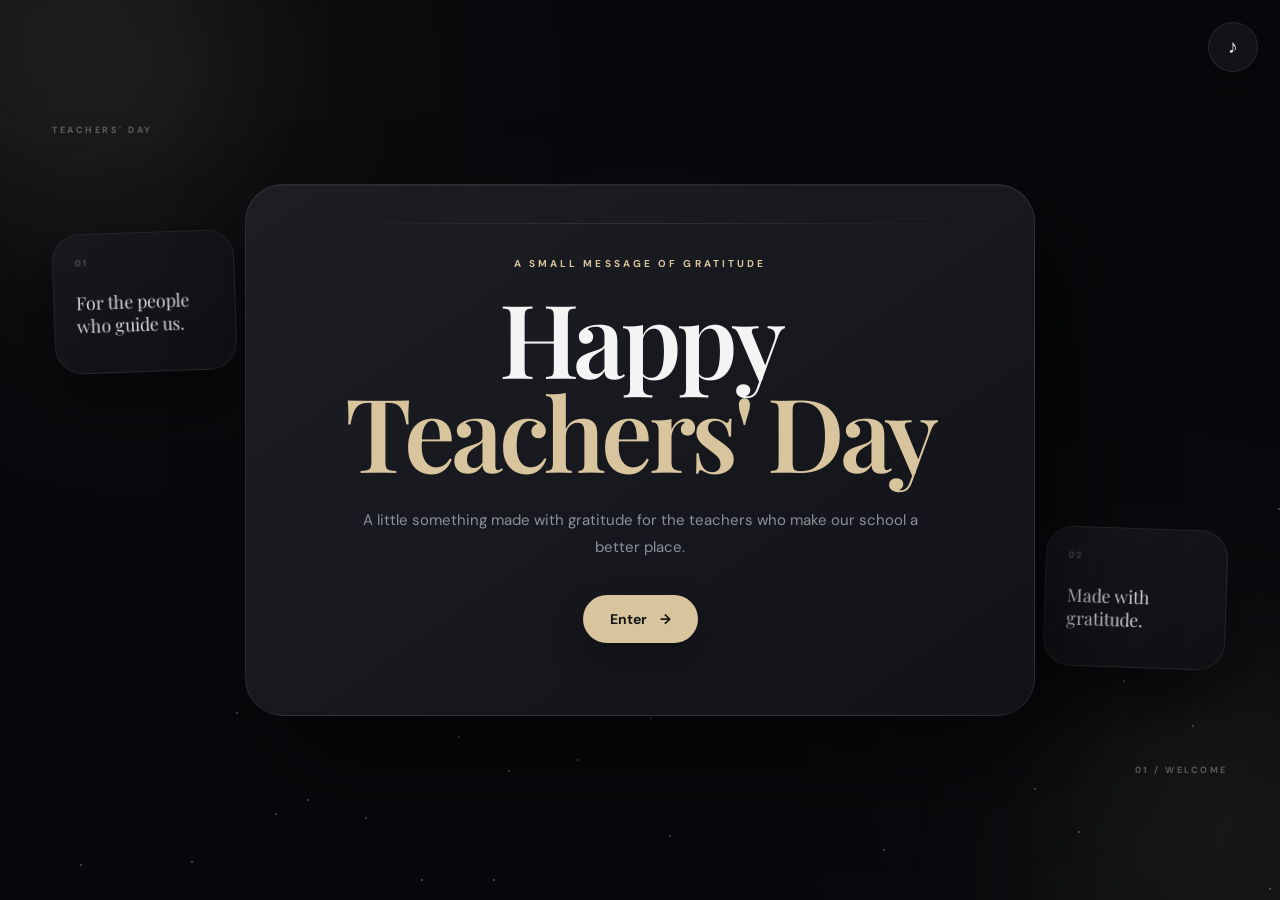
<file: index.html>
<!DOCTYPE html>
<html lang="en">

<head>
    <meta charset="UTF-8">

    <meta
        name="viewport"
        content="width=device-width, initial-scale=1.0"
    >

    <title>Happy Teachers' Day</title>

    <link rel="stylesheet" href="style.css">
</head>

<body>

    <!-- =====================================================
         SPATIAL ENVIRONMENT
    ====================================================== -->

    <div class="space">

        <div class="space-grid"></div>

        <div class="light-source light-one"></div>
        <div class="light-source light-two"></div>

        <div
            class="floating-particles"
            id="particles"
        ></div>

    </div>


    <!-- =====================================================
         MUSIC
    ====================================================== -->

    <audio
        id="backgroundMusic"
        loop
        preload="auto"
    >
        <source
            src="assets/teachers-day.mp3"
            type="audio/mpeg"
        >
    </audio>


    <button
        class="music-button"
        id="musicButton"
        type="button"
        aria-label="Toggle music"
        title="Toggle music"
    >
        <span id="musicIcon">♪</span>
    </button>


    <!-- =====================================================
         MAIN SCENE
    ====================================================== -->

    <main class="scene">


        <!-- =================================================
             WELCOME
        ================================================== -->

        <section
            class="screen welcome-screen"
            id="welcomeScreen"
        >

            <div class="spatial-label label-top-left">
                TEACHERS' DAY
            </div>

            <div class="spatial-label label-bottom-right">
                01 / WELCOME
            </div>


            <!-- Left floating surface -->

            <div
                class="floating-card card-left"
            >

                <span class="card-index">
                    01
                </span>

                <p>
                    For the people
                    who guide us.
                </p>

            </div>


            <!-- Right floating surface -->

            <div
                class="floating-card card-right"
            >

                <span class="card-index">
                    02
                </span>

                <p>
                    Made with
                    gratitude.
                </p>

            </div>


            <!-- Main spatial surface -->

            <div class="welcome-panel">

                <div class="panel-line"></div>

                <p class="eyebrow">
                    A SMALL MESSAGE OF GRATITUDE
                </p>

                <h1>
                    Happy
                    <span>Teachers' Day</span>
                </h1>

                <p class="subtitle">
                    A little something made with gratitude
                    for the teachers who make our school
                    a better place.
                </p>

                <button
                    id="beginButton"
                    class="primary-button"
                    type="button"
                >
                    Enter
                    <span>→</span>
                </button>

            </div>

        </section>


        <!-- =================================================
             NAME
        ================================================== -->

        <section
            class="screen name-screen hidden"
            id="nameScreen"
        >

            <div class="spatial-label label-top-left">
                PERSONAL MESSAGE
            </div>

            <div class="spatial-label label-bottom-right">
                02 / IDENTIFY
            </div>


            <div class="name-panel">

                <p class="eyebrow">
                    BEFORE WE BEGIN
                </p>

                <h2>
                    What's your name?
                </h2>

                <p class="subtitle">
                    Enter your name to reveal your
                    Teachers' Day message.
                </p>


                <div class="name-input-area">

                    <input
                        type="text"
                        id="teacherName"
                        placeholder="Enter your name"
                        autocomplete="off"
                        maxlength="80"
                    >

                    <button
                        id="continueButton"
                        class="primary-button"
                        type="button"
                    >
                        Continue
                        <span>→</span>
                    </button>

                </div>


                <p
                    id="errorMessage"
                    class="error-message hidden"
                >
                    Please enter your name.
                </p>

            </div>


            <div class="side-marker marker-one">
                ENTER
            </div>

            <div class="side-marker marker-two">
                DISCOVER
            </div>

        </section>


        <!-- =================================================
             LOADING
        ================================================== -->

        <section
            class="screen loading-screen hidden"
            id="loadingScreen"
        >

            <div class="loading-space">

                <div class="loading-orbit">

                    <div
                        class="orbit-ring ring-one"
                    ></div>

                    <div
                        class="orbit-ring ring-two"
                    ></div>

                    <div
                        class="orbit-ring ring-three"
                    ></div>

                    <div class="orbit-core"></div>

                </div>


                <p
                    id="loadingText"
                    class="loading-text"
                >
                    Preparing your message...
                </p>

            </div>

        </section>


        <!-- =================================================
             MESSAGE
        ================================================== -->

        <section
            class="screen message-screen hidden"
            id="messageScreen"
        >

            <div class="spatial-label label-top-left">
                MESSAGE RECEIVED
            </div>

            <div class="spatial-label label-bottom-right">
                03 / FOR YOU
            </div>


            <!-- Back spatial layer -->

            <div
                class="depth-panel depth-back"
            ></div>


            <!-- Middle spatial layer -->

            <div
                class="depth-panel depth-middle"
            ></div>


            <!-- Main spatial layer -->

            <div class="message-surface">


                <!-- Header -->

                <div class="message-header">

                    <div>

                        <p
                            class="eyebrow"
                            id="messageEyebrow"
                        >
                            WITH GRATITUDE
                        </p>

                        <p
                            class="message-kicker"
                            id="messageKicker"
                        >
                            A MESSAGE FOR YOU
                        </p>

                    </div>


                    <div
                        class="message-badge"
                        id="messageBadge"
                    >
                        TEACHERS' DAY
                    </div>

                </div>


                <!-- Visual -->

                <div class="message-visual">

                    <div
                        class="visual-symbol"
                        id="visualSymbol"
                    >
                        ✦
                    </div>

                    <div
                        class="visual-orbit orbit-a"
                    ></div>

                    <div
                        class="visual-orbit orbit-b"
                    ></div>

                </div>


                <!-- Message -->

                <div class="message-content">

                    <h2 id="messageTitle">
                        Happy Teachers’ Day
                    </h2>

                    <p
                        id="messageText"
                        class="message-text"
                    >
                        Thank you for everything you do.
                    </p>

                    <div
                        id="messageSignature"
                        class="message-signature"
                    >
                        With gratitude.
                    </div>

                </div>


                <!-- Footer -->

                <div class="message-footer">

                    <button
                        id="restartButton"
                        class="secondary-button"
                        type="button"
                    >
                        Return to beginning
                    </button>

                </div>

            </div>


            <div class="message-marker marker-left">
                THANK YOU
            </div>

            <div class="message-marker marker-right">
                WITH GRATITUDE
            </div>

        </section>

    </main>


    <script src="script.js"></script>

</body>

</html>
</file>
<file: style.css>
@import url(
    'https://fonts.googleapis.com/css2?family=DM+Sans:wght@400;500;600;700&family=Playfair+Display:wght@500;600;700&display=swap'
);


/* =====================================================
   VARIABLES
===================================================== */

:root {

    --background:
        #07080b;

    --surface:
        #17191e;

    --surface-dark:
        #0e1014;

    --surface-middle:
        #121419;

    --surface-light:
        #1d2026;

    --border:
        rgba(255, 255, 255, 0.095);

    --border-bright:
        rgba(255, 255, 255, 0.19);

    --text:
        #f4f4f5;

    --text-soft:
        #d2d4da;

    --muted:
        #8c9099;

    --accent:
        #d8c59e;

    --accent-soft:
        rgba(216, 197, 158, 0.10);

    --danger:
        #ff8787;

    --radius-large:
        38px;

    --radius-medium:
        28px;

    --radius-small:
        20px;

    --shadow-deep:
        0 48px 110px rgba(0, 0, 0, 0.66);

    --shadow-medium:
        0 30px 65px rgba(0, 0, 0, 0.50);

    --ease:
        cubic-bezier(0.22, 1, 0.36, 1);
}


/* =====================================================
   RESET
===================================================== */

* {

    box-sizing:
        border-box;

    margin:
        0;

    padding:
        0;
}


html {

    width:
        100%;

    min-height:
        100%;
}


body {

    width:
        100%;

    min-height:
        100vh;

    overflow:
        hidden;

    color:
        var(--text);

    font-family:
        "DM Sans",
        system-ui,
        sans-serif;

    background:
        var(--background);
}


/* =====================================================
   SPATIAL BACKGROUND
===================================================== */

.space {

    position:
        fixed;

    inset:
        0;

    z-index:
        0;

    overflow:
        hidden;

    background:

        radial-gradient(
            circle at 50% 45%,
            rgba(255,255,255,0.025),
            transparent 40%
        ),

        radial-gradient(
            circle at 12% 10%,
            rgba(216,197,158,0.045),
            transparent 31%
        ),

        radial-gradient(
            circle at 91% 88%,
            rgba(255,255,255,0.025),
            transparent 28%
        ),

        #07080b;
}


/* =====================================================
   SPATIAL FLOOR
===================================================== */

.space-grid {

    position:
        absolute;

    width:
        170%;

    height:
        90%;

    left:
        -35%;

    bottom:
        -45%;

    transform:
        perspective(700px)
        rotateX(66deg);

    transform-origin:
        center bottom;

    background-image:

        linear-gradient(
            rgba(255,255,255,0.025) 1px,
            transparent 1px
        ),

        linear-gradient(
            90deg,
            rgba(255,255,255,0.025) 1px,
            transparent 1px
        );

    background-size:
        55px 55px;

    opacity:
        0.35;

    mask-image:
        linear-gradient(
            to top,
            rgba(0,0,0,1),
            rgba(0,0,0,0)
        );
}


/* =====================================================
   AMBIENT LIGHT
===================================================== */

.light-source {

    position:
        absolute;

    border-radius:
        50%;

    filter:
        blur(90px);

    pointer-events:
        none;
}


.light-one {

    width:
        330px;

    height:
        330px;

    top:
        -120px;

    left:
        -100px;

    background:
        rgba(255,255,255,0.072);

    animation:
        lightOne
        17s
        ease-in-out
        infinite
        alternate;
}


.light-two {

    width:
        370px;

    height:
        370px;

    right:
        -150px;

    bottom:
        -150px;

    background:
        rgba(216,197,158,0.060);

    animation:
        lightTwo
        19s
        ease-in-out
        infinite
        alternate;
}


/* =====================================================
   PARTICLES
===================================================== */

.floating-particles {

    position:
        absolute;

    inset:
        0;

    pointer-events:
        none;
}


.particle {

    position:
        absolute;

    width:
        2px;

    height:
        2px;

    border-radius:
        50%;

    background:
        rgba(255,255,255,0.30);

    animation:
        particleFloat
        linear
        infinite;
}


/* =====================================================
   MUSIC
===================================================== */

.music-button {

    position:
        fixed;

    top:
        22px;

    right:
        22px;

    z-index:
        100;

    width:
        50px;

    height:
        50px;

    border:
        1px solid
        var(--border);

    border-radius:
        50%;

    color:
        var(--text);

    background:
        #111318;

    box-shadow:
        0 18px 38px rgba(0,0,0,0.44);

    cursor:
        pointer;

    transition:
        transform 0.3s var(--ease),
        background 0.3s ease,
        border-color 0.3s ease;
}


.music-button:hover {

    transform:
        translateY(-3px)
        scale(1.04);

    background:
        #191b20;

    border-color:
        var(--border-bright);
}


.music-button.playing {

    border-color:
        rgba(216,197,158,0.50);

    box-shadow:
        0 0 26px
        rgba(216,197,158,0.10),

        0 18px 38px
        rgba(0,0,0,0.44);
}


#musicIcon {

    font-size:
        19px;
}


/* =====================================================
   MAIN SCENE
===================================================== */

.scene {

    position:
        relative;

    z-index:
        2;

    width:
        100%;

    min-height:
        100vh;

    display:
        flex;

    align-items:
        center;

    justify-content:
        center;

    perspective:
        1500px;

    perspective-origin:
        center center;
}


/* =====================================================
   SCREEN
===================================================== */

.screen {

    position:
        absolute;

    width:
        min(
            1200px,
            calc(100% - 72px)
        );

    min-height:
        660px;

    transition:
        opacity 0.65s ease,
        transform 0.8s var(--ease),
        filter 0.65s ease;
}


.hidden {

    opacity:
        0 !important;

    pointer-events:
        none !important;

    transform:
        translateY(35px)
        scale(0.97);

    filter:
        blur(9px);
}


/* =====================================================
   SPATIAL LABELS
===================================================== */

.spatial-label {

    position:
        absolute;

    color:
        rgba(255,255,255,0.30);

    font-size:
        9px;

    font-weight:
        700;

    letter-spacing:
        0.28em;

    text-transform:
        uppercase;
}


.label-top-left {

    top:
        4px;

    left:
        12px;
}


.label-bottom-right {

    right:
        12px;

    bottom:
        4px;
}


/* =====================================================
   WELCOME
===================================================== */

.welcome-screen {

    display:
        flex;

    align-items:
        center;

    justify-content:
        center;
}


/* =====================================================
   MAIN WELCOME PANEL
===================================================== */

.welcome-panel {

    position:
        relative;

    z-index:
        5;

    width:
        min(
            790px,
            72vw
        );

    min-height:
        510px;

    padding:
        72px 68px;

    display:
        flex;

    flex-direction:
        column;

    align-items:
        center;

    justify-content:
        center;

    text-align:
        center;

    background:
        linear-gradient(
            145deg,
            #1c1e24,
            #111318
        );

    border:
        1px solid
        var(--border);

    border-radius:
        var(--radius-large);

    box-shadow:

        35px 45px 95px
        rgba(0,0,0,0.54),

        inset
        0 1px 0
        rgba(255,255,255,0.045);

    transform:
        translateZ(90px);

    animation:
        panelFloat
        8s
        ease-in-out
        infinite
        alternate;
}


/* =====================================================
   PANEL LINE
===================================================== */

.panel-line {

    position:
        absolute;

    top:
        38px;

    left:
        56px;

    right:
        56px;

    height:
        1px;

    background:
        linear-gradient(
            90deg,
            transparent,
            rgba(255,255,255,0.10),
            transparent
        );
}


/* =====================================================
   TYPOGRAPHY
===================================================== */

.eyebrow {

    margin-bottom:
        20px;

    color:
        var(--accent);

    font-size:
        10px;

    font-weight:
        700;

    letter-spacing:
        0.31em;

    text-transform:
        uppercase;
}


h1,
h2 {

    font-family:
        "Playfair Display",
        Georgia,
        serif;

    font-weight:
        600;

    letter-spacing:
        -0.045em;
}


h1 {

    font-size:
        clamp(
            4rem,
            8vw,
            7.2rem
        );

    line-height:
        0.91;

    margin-bottom:
        30px;
}


h1 span {

    display:
        block;

    color:
        var(--accent);
}


h2 {

    font-size:
        clamp(
            3rem,
            6vw,
            5rem
        );

    line-height:
        0.97;

    margin-bottom:
        22px;
}


.subtitle {

    max-width:
        590px;

    color:
        var(--muted);

    font-size:
        15px;

    line-height:
        1.8;
}


/* =====================================================
   PRIMARY BUTTON
===================================================== */

.primary-button {

    display:
        inline-flex;

    align-items:
        center;

    justify-content:
        center;

    gap:
        13px;

    margin-top:
        34px;

    padding:
        15px 27px;

    border:
        none;

    border-radius:
        999px;

    color:
        #161616;

    background:
        var(--accent);

    font-family:
        inherit;

    font-size:
        14px;

    font-weight:
        700;

    box-shadow:
        0 15px 32px
        rgba(0,0,0,0.30);

    cursor:
        pointer;

    transition:
        transform 0.3s var(--ease),
        box-shadow 0.3s ease;
}


.primary-button:hover {

    transform:
        translateY(-4px);

    box-shadow:
        0 21px 42px
        rgba(0,0,0,0.38);
}


.primary-button span {

    transition:
        transform 0.3s var(--ease);
}


.primary-button:hover span {

    transform:
        translateX(5px);
}


/* =====================================================
   FLOATING SPATIAL CARDS
===================================================== */

.floating-card {

    position:
        absolute;

    z-index:
        3;

    width:
        185px;

    min-height:
        140px;

    padding:
        22px;

    border:
        1px solid
        rgba(255,255,255,0.075);

    border-radius:
        var(--radius-medium);

    background:
        linear-gradient(
            145deg,
            #16181d,
            #0e1014
        );

    box-shadow:
        var(--shadow-medium);

    transform-style:
        preserve-3d;

    animation:
        cardFloat
        7s
        ease-in-out
        infinite
        alternate;
}


.card-left {

    left:
        1%;

    top:
        17%;

    transform:
        translateZ(165px)
        rotateY(10deg)
        rotateZ(-2deg);
}


.card-right {

    right:
        1%;

    bottom:
        17%;

    transform:
        translateZ(145px)
        rotateY(-10deg)
        rotateZ(2deg);

    animation-delay:
        -2s;
}


.card-index {

    display:
        block;

    margin-bottom:
        23px;

    color:
        rgba(255,255,255,0.25);

    font-size:
        9px;

    font-weight:
        700;

    letter-spacing:
        0.2em;
}


.floating-card p {

    color:
        var(--text-soft);

    font-family:
        "Playfair Display",
        serif;

    font-size:
        18px;

    line-height:
        1.28;
}


/* =====================================================
   NAME SCREEN
===================================================== */

.name-screen {

    display:
        flex;

    align-items:
        center;

    justify-content:
        center;
}


.name-panel {

    width:
        min(
            720px,
            78vw
        );

    min-height:
        440px;

    padding:
        68px;

    display:
        flex;

    flex-direction:
        column;

    align-items:
        center;

    justify-content:
        center;

    text-align:
        center;

    background:
        linear-gradient(
            145deg,
            #1a1c21,
            #101217
        );

    border:
        1px solid
        var(--border);

    border-radius:
        var(--radius-large);

    box-shadow:
        var(--shadow-deep);

    transform:
        translateZ(65px);
}


/* =====================================================
   INPUT
===================================================== */

.name-input-area {

    width:
        min(
            570px,
            100%
        );

    display:
        flex;

    gap:
        12px;

    margin-top:
        34px;
}


.name-input-area input {

    flex:
        1;

    min-width:
        0;

    padding:
        16px 18px;

    border:
        1px solid
        var(--border);

    border-radius:
        var(--radius-small);

    outline:
        none;

    color:
        var(--text);

    background:
        #0c0e12;

    font-family:
        inherit;

    font-size:
        15px;

    box-shadow:
        inset
        0 2px 9px
        rgba(0,0,0,0.28);

    transition:
        border-color 0.3s ease,
        box-shadow 0.3s ease;
}


.name-input-area input::placeholder {

    color:
        #6e727c;
}


.name-input-area input:focus {

    border-color:
        rgba(216,197,158,0.48);

    box-shadow:

        0 0 0 4px
        rgba(216,197,158,0.065),

        inset
        0 2px 9px
        rgba(0,0,0,0.28);
}


.name-input-area .primary-button {

    margin-top:
        0;

    white-space:
        nowrap;
}


/* =====================================================
   ERROR
===================================================== */

.error-message {

    margin-top:
        14px;

    color:
        var(--danger);

    font-size:
        13px;
}


/* =====================================================
   SIDE MARKERS
===================================================== */

.side-marker {

    position:
        absolute;

    color:
        rgba(255,255,255,0.19);

    font-size:
        8px;

    font-weight:
        700;

    letter-spacing:
        0.30em;

    writing-mode:
        vertical-rl;

    text-transform:
        uppercase;
}


.marker-one {

    left:
        7%;

    top:
        38%;
}


.marker-two {

    right:
        7%;

    bottom:
        37%;
}


/* =====================================================
   LOADING
===================================================== */

.loading-screen {

    display:
        flex;

    align-items:
        center;

    justify-content:
        center;
}


.loading-space {

    text-align:
        center;

    transform:
        translateZ(100px);
}


.loading-orbit {

    position:
        relative;

    width:
        175px;

    height:
        175px;

    margin:
        0 auto;
}


.orbit-ring {

    position:
        absolute;

    inset:
        0;

    border:
        1px solid
        rgba(255,255,255,0.10);

    border-radius:
        50%;
}


.ring-one {

    transform:
        rotateX(65deg);

    animation:
        orbitSpin
        5s
        linear
        infinite;
}


.ring-two {

    transform:
        rotateY(65deg);

    animation:
        orbitSpin
        7s
        linear
        infinite
        reverse;
}


.ring-three {

    transform:
        rotateX(65deg)
        rotateY(65deg);

    animation:
        orbitSpin
        9s
        linear
        infinite;
}


.orbit-core {

    position:
        absolute;

    top:
        50%;

    left:
        50%;

    width:
        27px;

    height:
        27px;

    transform:
        translate(
            -50%,
            -50%
        );

    border-radius:
        50%;

    background:
        var(--accent);

    box-shadow:
        0 0 45px
        rgba(216,197,158,0.27);
}


.loading-text {

    margin-top:
        30px;

    color:
        var(--muted);

    font-size:
        14px;
}


/* =====================================================
   MESSAGE SCREEN
===================================================== */

.message-screen {

    display:
        flex;

    align-items:
        center;

    justify-content:
        center;
}


/* =====================================================
   DEPTH LAYERS
===================================================== */

.depth-panel {

    position:
        absolute;

    width:
        820px;

    height:
        500px;

    border:
        1px solid
        rgba(255,255,255,0.055);

    border-radius:
        var(--radius-large);

    box-shadow:
        var(--shadow-medium);
}


.depth-back {

    background:
        #0d0f13;

    transform:
        translate(
            72px,
            -28px
        )
        translateZ(-45px)
        rotateZ(2deg);
}


.depth-middle {

    background:
        #14161b;

    transform:
        translate(
            37px,
            -14px
        )
        translateZ(8px)
        rotateZ(0.8deg);
}


/* =====================================================
   MAIN MESSAGE SURFACE
===================================================== */

.message-surface {

    position:
        relative;

    z-index:
        5;

    width:
        850px;

    min-height:
        515px;

    padding:
        50px 55px;

    display:
        grid;

    grid-template-columns:
        190px
        1fr;

    grid-template-rows:
        auto
        1fr
        auto;

    column-gap:
        50px;

    row-gap:
        25px;

    background:
        linear-gradient(
            145deg,
            #1b1d22,
            #111318
        );

    border:
        1px solid
        var(--border);

    border-radius:
        var(--radius-large);

    box-shadow:
        40px 55px 105px
        rgba(0,0,0,0.61);

    transform:
        translateZ(100px);
}


/* =====================================================
   MESSAGE HEADER
===================================================== */

.message-header {

    grid-column:
        1 / -1;

    display:
        flex;

    align-items:
        flex-start;

    justify-content:
        space-between;
}


.message-kicker {

    margin-top:
        5px;

    color:
        var(--muted);

    font-size:
        9px;

    font-weight:
        700;

    letter-spacing:
        0.27em;

    text-transform:
        uppercase;
}


.message-badge {

    padding:
        8px 12px;

    border:
        1px solid
        var(--border);

    border-radius:
        999px;

    color:
        var(--muted);

    font-size:
        9px;

    font-weight:
        700;

    letter-spacing:
        0.17em;

    text-transform:
        uppercase;
}


/* =====================================================
   MESSAGE VISUAL
===================================================== */

.message-visual {

    position:
        relative;

    width:
        175px;

    height:
        175px;

    display:
        flex;

    align-items:
        center;

    justify-content:
        center;

    align-self:
        center;
}


.visual-symbol {

    position:
        relative;

    z-index:
        4;

    width:
        88px;

    height:
        88px;

    display:
        flex;

    align-items:
        center;

    justify-content:
        center;

    border:
        1px solid
        rgba(255,255,255,0.08);

    border-radius:
        28px;

    color:
        var(--accent);

    background:
        #101217;

    font-size:
        34px;

    box-shadow:
        0 25px 48px
        rgba(0,0,0,0.44);
}


.visual-orbit {

    position:
        absolute;

    border:
        1px solid
        rgba(255,255,255,0.08);

    border-radius:
        50%;
}


.orbit-a {

    width:
        154px;

    height:
        154px;

    animation:
        visualOrbit
        8s
        linear
        infinite;
}


.orbit-b {

    width:
        108px;

    height:
        108px;

    animation:
        visualOrbit
        6s
        linear
        infinite
        reverse;
}


/* =====================================================
   MESSAGE CONTENT
===================================================== */

.message-content {

    align-self:
        center;
}


.message-content h2 {

    margin-bottom:
        22px;
}


.message-text {

    max-width:
        550px;

    color:
        var(--text-soft);

    font-size:
        16px;

    line-height:
        1.9;
}


.message-signature {

    margin-top:
        24px;

    color:
        var(--accent);

    font-family:
        "Playfair Display",
        Georgia,
        serif;

    font-size:
        16px;

    font-style:
        italic;
}


/* =====================================================
   MESSAGE FOOTER
===================================================== */

.message-footer {

    grid-column:
        1 / -1;

    display:
        flex;

    justify-content:
        flex-end;
}


/* =====================================================
   SECONDARY BUTTON
===================================================== */

.secondary-button {

    padding:
        12px 21px;

    border:
        1px solid
        var(--border);

    border-radius:
        999px;

    color:
        var(--text-soft);

    background:
        #101217;

    font-family:
        inherit;

    font-size:
        13px;

    cursor:
        pointer;

    transition:
        transform 0.3s var(--ease),
        border-color 0.3s ease,
        background 0.3s ease;
}


.secondary-button:hover {

    transform:
        translateY(-2px);

    border-color:
        var(--border-bright);

    background:
        #17191e;
}


/* =====================================================
   MESSAGE MARKERS
===================================================== */

.message-marker {

    position:
        absolute;

    color:
        rgba(255,255,255,0.18);

    font-size:
        8px;

    font-weight:
        700;

    letter-spacing:
        0.28em;

    text-transform:
        uppercase;
}


.marker-left {

    left:
        6%;

    top:
        32%;
}


.marker-right {

    right:
        6%;

    bottom:
        32%;
}


/* =====================================================
   SPECIAL TEACHER THEMES
===================================================== */


/* -----------------------------------------------------
   BEENA MA'AM
----------------------------------------------------- */

body.theme-beena {

    --accent:
        #d8c59e;
}


body.theme-beena .message-surface {

    background:
        linear-gradient(
            145deg,
            #201f1c,
            #121313
        );
}


body.theme-beena .visual-symbol {

    width:
        92px;

    height:
        92px;

    border-radius:
        50%;

    font-family:
        "Playfair Display",
        Georgia,
        serif;
}


/* -----------------------------------------------------
   SHAHZAD SIR
----------------------------------------------------- */

body.theme-shahzad {

    --accent:
        #c1c2c5;
}


body.theme-shahzad .message-surface {

    background:
        linear-gradient(
            145deg,
            #181a1f,
            #101216
        );
}


body.theme-shahzad .visual-symbol {

    border-radius:
        24px;
}


/* -----------------------------------------------------
   FARIJA MA'AM
----------------------------------------------------- */

body.theme-farija {

    --accent:
        #e0cfaa;
}


body.theme-farija .message-surface {

    background:
        linear-gradient(
            145deg,
            #1d1d21,
            #101115
        );
}


body.theme-farija .visual-symbol {

    width:
        92px;

    height:
        92px;

    border-radius:
        50%;

    font-family:
        "Playfair Display",
        Georgia,
        serif;
}


/* -----------------------------------------------------
   SHAHABAS SIR
----------------------------------------------------- */

body.theme-shahabas {

    --accent:
        #d2bc9c;
}


body.theme-shahabas .message-surface {

    background:
        linear-gradient(
            145deg,
            #1b1b1f,
            #111216
        );
}


body.theme-shahabas .visual-symbol {

    border-radius:
        50%;
}


/* -----------------------------------------------------
   GENERAL
----------------------------------------------------- */

body.theme-general {

    --accent:
        #d8c59e;
}


/* =====================================================
   ANIMATIONS
===================================================== */

@keyframes panelFloat {

    from {

        transform:
            translateZ(90px)
            translateY(0);
    }

    to {

        transform:
            translateZ(90px)
            translateY(-7px);
    }
}


@keyframes cardFloat {

    from {

        margin-top:
            0;
    }

    to {

        margin-top:
            -12px;
    }
}


@keyframes lightOne {

    from {

        transform:
            translate(
                0,
                0
            );
    }

    to {

        transform:
            translate(
                90px,
                65px
            );
    }
}


@keyframes lightTwo {

    from {

        transform:
            translate(
                0,
                0
            );
    }

    to {

        transform:
            translate(
                -75px,
                -55px
            );
    }
}


@keyframes particleFloat {

    from {

        opacity:
            0;

        transform:
            translateY(20px);
    }

    20% {

        opacity:
            0.75;
    }

    80% {

        opacity:
            0.35;
    }

    to {

        opacity:
            0;

        transform:
            translateY(-120px);
    }
}


@keyframes orbitSpin {

    from {

        transform:
            rotate(0deg);
    }

    to {

        transform:
            rotate(360deg);
    }
}


@keyframes visualOrbit {

    from {

        transform:
            rotate(0deg);
    }

    to {

        transform:
            rotate(360deg);
    }
}


/* =====================================================
   MOBILE
===================================================== */

@media (max-width: 850px) {

    .scene {

        perspective:
            1000px;
    }


    .screen {

        width:
            calc(100% - 28px);

        min-height:
            610px;
    }


    .welcome-panel {

        width:
            90vw;

        min-height:
            530px;

        padding:
            58px 28px;
    }


    .floating-card {

        display:
            none;
    }


    .name-panel {

        width:
            90vw;

        min-height:
            480px;

        padding:
            55px 28px;
    }


    .name-input-area {

        flex-direction:
            column;
    }


    .name-input-area .primary-button {

        width:
            100%;
    }


    .side-marker,
    .message-marker {

        display:
            none;
    }


    .depth-panel {

        width:
            83vw;

        height:
            500px;
    }


    .message-surface {

        width:
            92vw;

        min-height:
            550px;

        display:
            flex;

        flex-direction:
            column;

        align-items:
            center;

        text-align:
            center;

        padding:
            40px 24px;

        border-radius:
            30px;
    }


    .message-header {

        width:
            100%;

        align-items:
            flex-start;
    }


    .message-visual {

        width:
            145px;

        height:
            145px;

        margin:
            6px auto;
    }


    .message-content h2 {

        font-size:
            clamp(
                2.4rem,
                10vw,
                4rem
            );
    }


    .message-text {

        font-size:
            15px;

        line-height:
            1.8;
    }


    .message-footer {

        justify-content:
            center;

        margin-top:
            10px;
    }

}


/* =====================================================
   VERY SMALL SCREENS
===================================================== */

@media (max-width: 520px) {

    .music-button {

        top:
            14px;

        right:
            14px;

        width:
            44px;

        height:
            44px;
    }


    .welcome-panel {

        border-radius:
            30px;
    }


    h1 {

        font-size:
            clamp(
                3.1rem,
                15vw,
                5rem
            );
    }


    .message-surface {

        min-height:
            565px;

        padding:
            33px 19px;

        border-radius:
            27px;
    }


    .message-header {

        gap:
            10px;
    }


    .message-badge {

        font-size:
            8px;
    }

}


/* =====================================================
   REDUCED MOTION
===================================================== */

@media (prefers-reduced-motion: reduce) {

    *,
    *::before,
    *::after {

        animation-duration:
            0.01ms !important;

        animation-iteration-count:
            1 !important;

        transition-duration:
            0.01ms !important;

        scroll-behavior:
            auto !important;
    }

}
</file>
